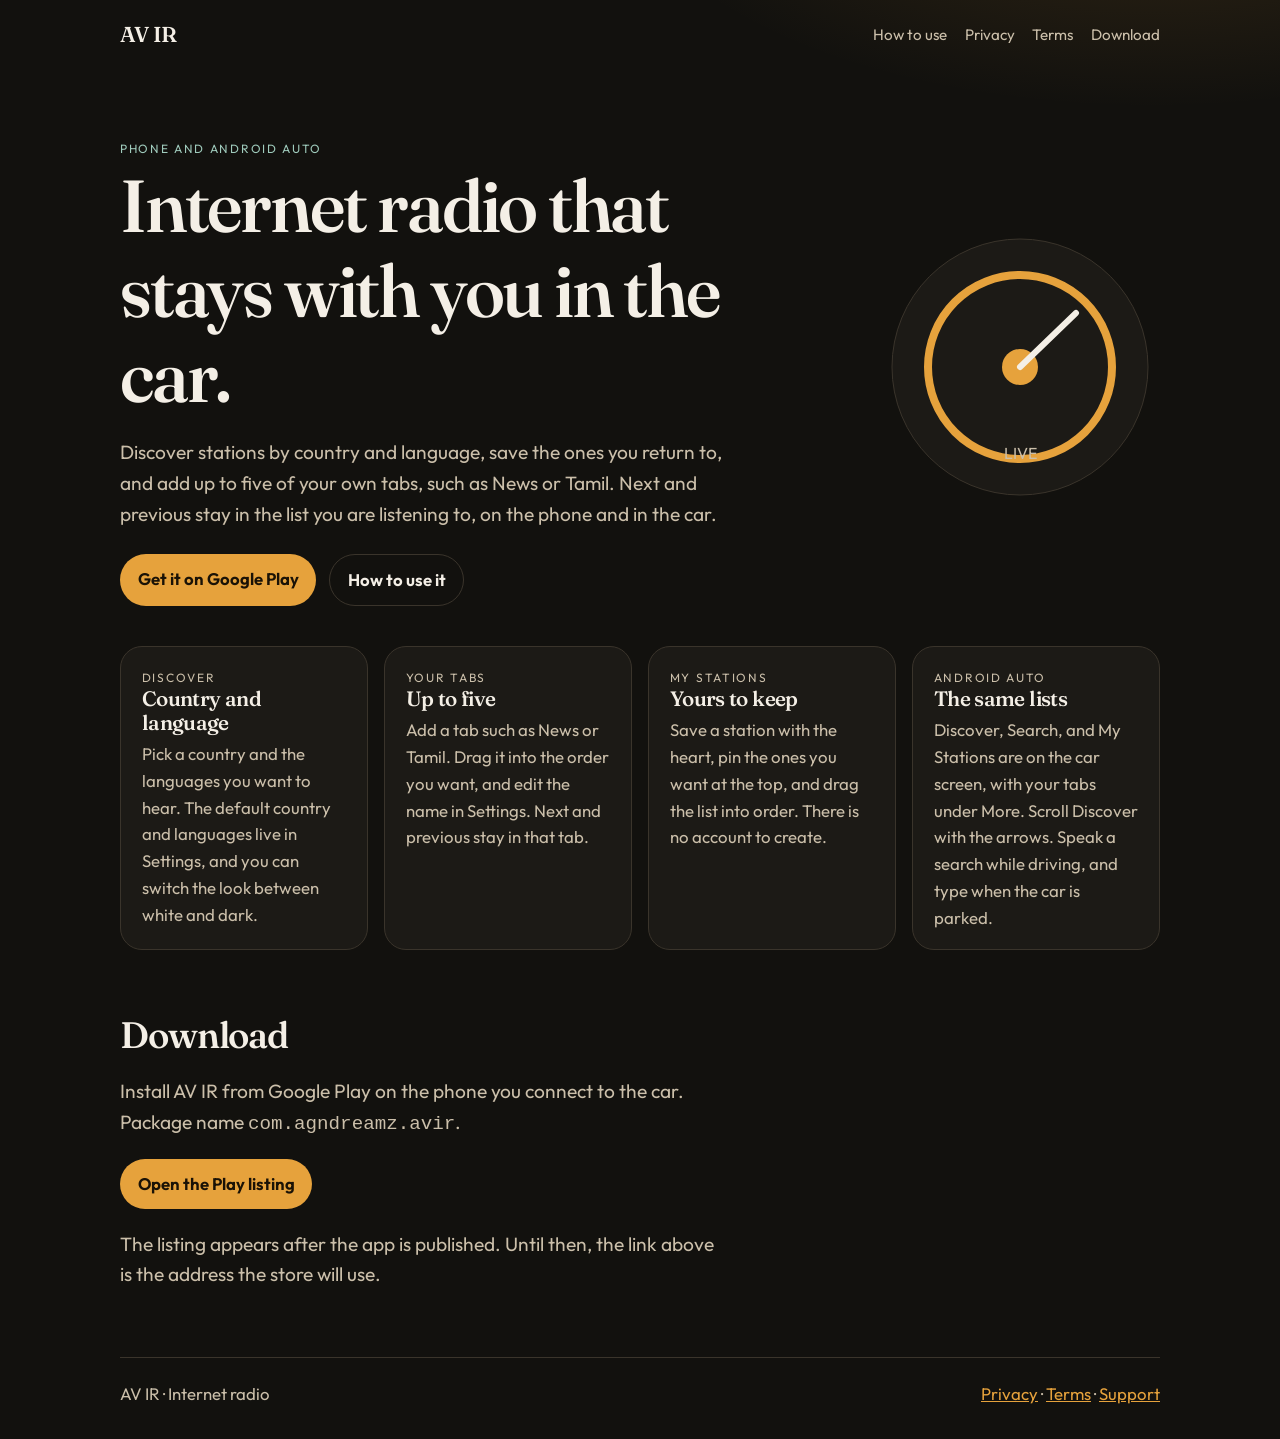
<file: index.html>
<!DOCTYPE html>
<html lang="en">
<head>
  <meta charset="utf-8">
  <meta name="viewport" content="width=device-width, initial-scale=1">
  <title>AV IR — Internet radio for your phone and car</title>
  <meta name="description" content="AV IR plays internet radio on Android and Android Auto. Discover by language, save stations, and keep up to five of your own tabs.">
  <meta name="theme-color" content="#12110e">
  <link rel="icon" href="favicon.svg" type="image/svg+xml">
  <link rel="canonical" href="https://agndreamz.github.io/av-ir-website/">
  <link rel="preconnect" href="https://fonts.googleapis.com">
  <link rel="preconnect" href="https://fonts.gstatic.com" crossorigin>
  <link href="https://fonts.googleapis.com/css2?family=Fraunces:opsz,wght@9..144,560&family=Outfit:wght@400;600&display=swap" rel="stylesheet">
  <link rel="stylesheet" href="styles.css">
</head>
<body>
  <div class="wrap">
    <header class="site">
      <a class="brand" href="index.html">AV IR</a>
      <nav>
        <a href="guide.html">How to use</a>
        <a href="privacy.html">Privacy</a>
        <a href="terms.html">Terms</a>
        <a href="#download">Download</a>
      </nav>
    </header>

    <section class="hero">
      <div>
        <p class="kicker">Phone and Android Auto</p>
        <h1>Internet radio that stays with you in the car.</h1>
        <p class="lede">Discover stations by country and language, save the ones you return to, and add up to five of your own tabs, such as News or Tamil. Next and previous stay in the list you are listening to, on the phone and in the car.</p>
        <div class="actions">
          <a class="button" href="https://play.google.com/store/apps/details?id=com.agndreamz.avir">Get it on Google Play</a>
          <a class="button quiet" href="guide.html">How to use it</a>
        </div>
      </div>
      <svg class="dial" viewBox="0 0 280 280" role="img" aria-label="Radio dial">
        <circle cx="140" cy="140" r="128" fill="#1c1a16" stroke="#3a342b"/>
        <circle cx="140" cy="140" r="92" fill="none" stroke="#e6a23c" stroke-width="8"/>
        <circle cx="140" cy="140" r="18" fill="#e6a23c"/>
        <path d="M140 140 L196 86" stroke="#f4efe6" stroke-width="6" stroke-linecap="round"/>
        <text x="140" y="232" text-anchor="middle" fill="#cbbfaa" font-family="Outfit, sans-serif" font-size="16">LIVE</text>
      </svg>
    </section>

    <section class="grid">
      <article class="panel">
        <p class="kicker">Discover</p>
        <h3>Country and language</h3>
        <p>Pick a country and the languages you want to hear. The default country and languages live in Settings, and you can switch the look between white and dark.</p>
      </article>
      <article class="panel">
        <p class="kicker">Your tabs</p>
        <h3>Up to five</h3>
        <p>Add a tab such as News or Tamil. Drag it into the order you want, and edit the name in Settings. Next and previous stay in that tab.</p>
      </article>
      <article class="panel">
        <p class="kicker">My Stations</p>
        <h3>Yours to keep</h3>
        <p>Save a station with the heart, pin the ones you want at the top, and drag the list into order. There is no account to create.</p>
      </article>
      <article class="panel">
        <p class="kicker">Android Auto</p>
        <h3>The same lists</h3>
        <p>Discover, Search, and My Stations are on the car screen, with your tabs under More. Scroll Discover with the arrows. Speak a search while driving, and type when the car is parked.</p>
      </article>
    </section>

    <section class="block" id="download">
      <h2>Download</h2>
      <p class="lede">Install AV IR from Google Play on the phone you connect to the car. Package name <code>com.agndreamz.avir</code>.</p>
      <p><a class="button" href="https://play.google.com/store/apps/details?id=com.agndreamz.avir">Open the Play listing</a></p>
      <p class="lede">The listing appears after the app is published. Until then, the link above is the address the store will use.</p>
    </section>

    <footer class="site">
      <span>AV IR · Internet radio</span>
      <span><a href="privacy.html">Privacy</a> · <a href="terms.html">Terms</a> · <a href="https://github.com/agndreamz/av-ir-website/issues">Support</a></span>
    </footer>
  </div>
</body>
</html>
</file>
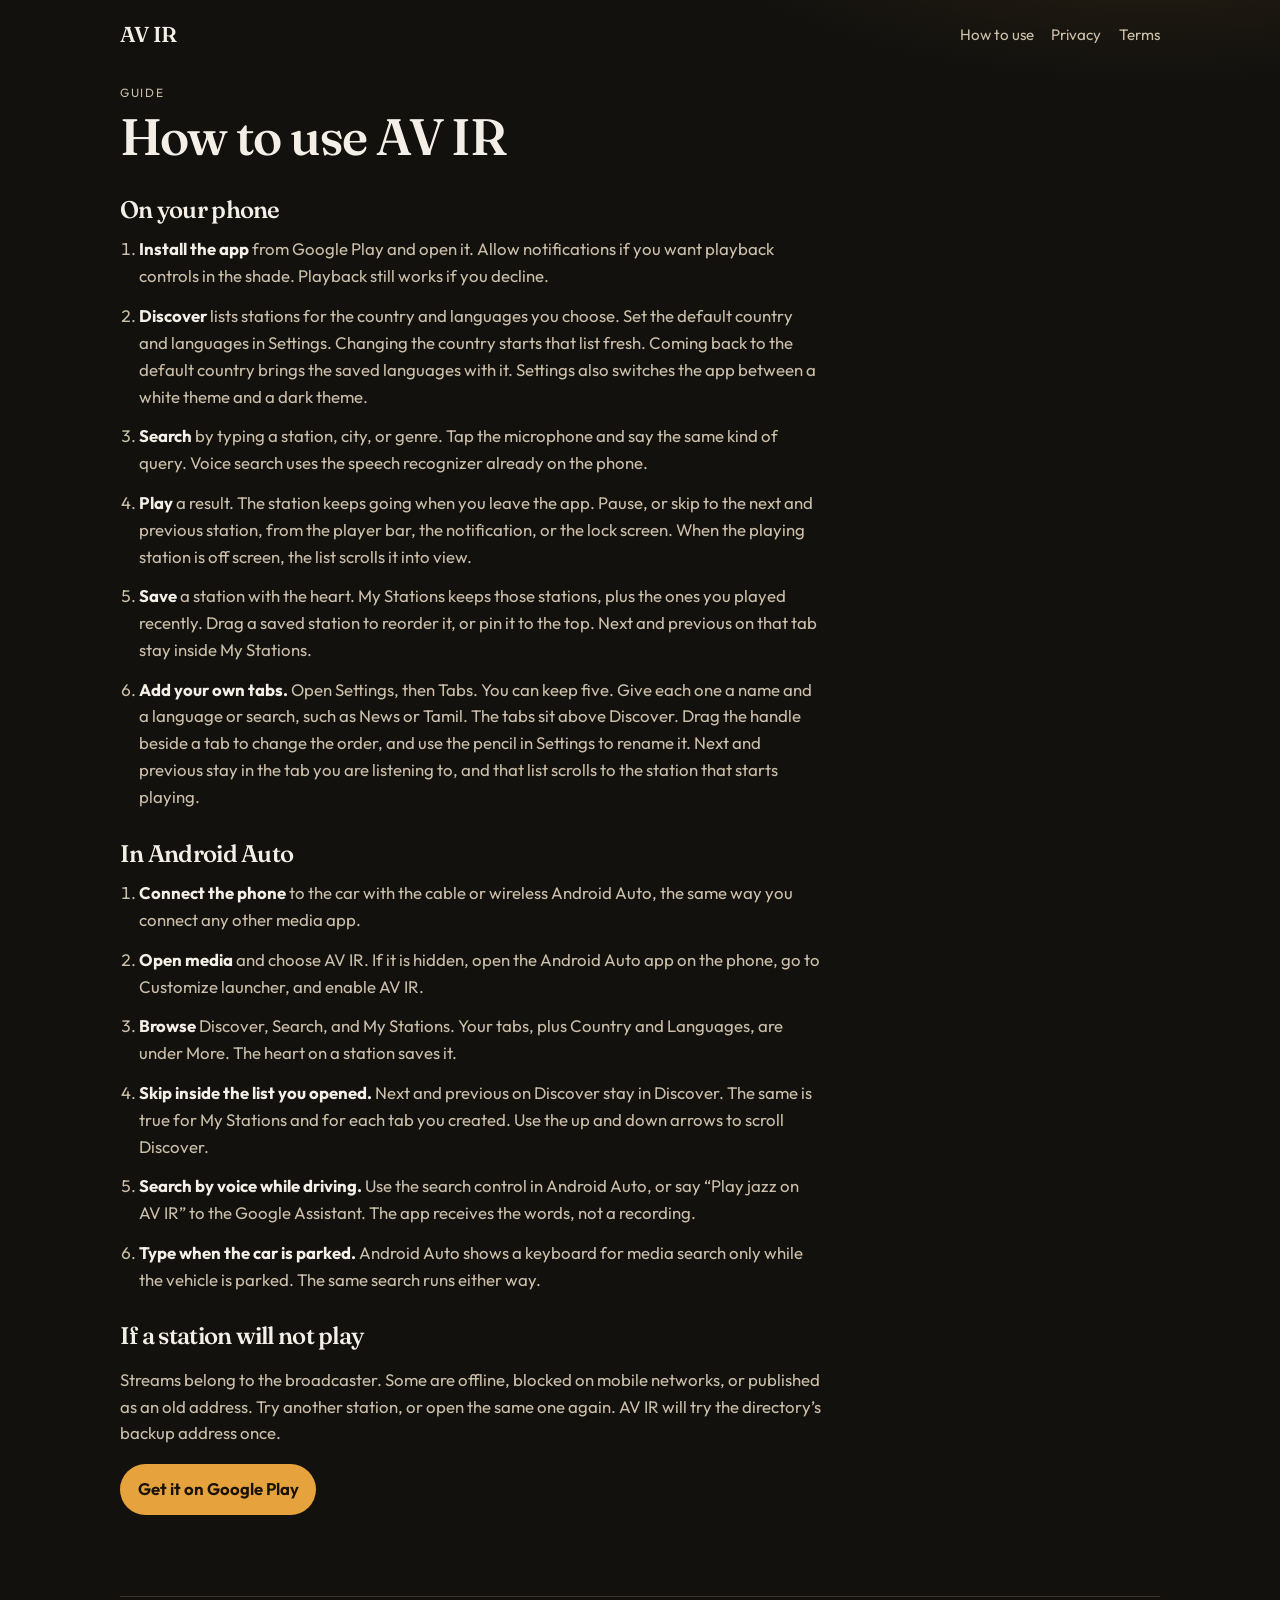
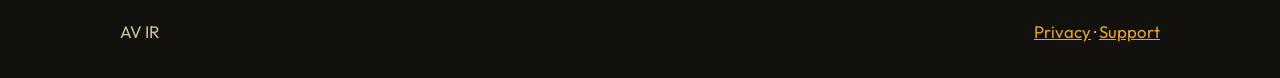
<file: guide.html>
<!DOCTYPE html>
<html lang="en">
<head>
  <meta charset="utf-8">
  <meta name="viewport" content="width=device-width, initial-scale=1">
  <title>How to use AV IR</title>
  <meta name="description" content="Install AV IR, discover stations by language, add your own tabs, and open the same lists in Android Auto.">
  <link rel="icon" href="favicon.svg" type="image/svg+xml">
  <link rel="canonical" href="https://agndreamz.github.io/av-ir-website/guide.html">
  <link rel="preconnect" href="https://fonts.googleapis.com">
  <link rel="preconnect" href="https://fonts.gstatic.com" crossorigin>
  <link href="https://fonts.googleapis.com/css2?family=Fraunces:opsz,wght@9..144,560&family=Outfit:wght@400;600&display=swap" rel="stylesheet">
  <link rel="stylesheet" href="styles.css">
</head>
<body>
  <div class="wrap">
    <header class="site">
      <a class="brand" href="index.html">AV IR</a>
      <nav>
        <a href="guide.html">How to use</a>
        <a href="privacy.html">Privacy</a>
        <a href="terms.html">Terms</a>
      </nav>
    </header>

    <article class="policy">
      <p class="kicker">Guide</p>
      <h1>How to use AV IR</h1>

      <h2>On your phone</h2>
      <ol class="steps">
        <li><strong>Install the app</strong> from Google Play and open it. Allow notifications if you want playback controls in the shade. Playback still works if you decline.</li>
        <li><strong>Discover</strong> lists stations for the country and languages you choose. Set the default country and languages in Settings. Changing the country starts that list fresh. Coming back to the default country brings the saved languages with it. Settings also switches the app between a white theme and a dark theme.</li>
        <li><strong>Search</strong> by typing a station, city, or genre. Tap the microphone and say the same kind of query. Voice search uses the speech recognizer already on the phone.</li>
        <li><strong>Play</strong> a result. The station keeps going when you leave the app. Pause, or skip to the next and previous station, from the player bar, the notification, or the lock screen. When the playing station is off screen, the list scrolls it into view.</li>
        <li><strong>Save</strong> a station with the heart. My Stations keeps those stations, plus the ones you played recently. Drag a saved station to reorder it, or pin it to the top. Next and previous on that tab stay inside My Stations.</li>
        <li><strong>Add your own tabs.</strong> Open Settings, then Tabs. You can keep five. Give each one a name and a language or search, such as News or Tamil. The tabs sit above Discover. Drag the handle beside a tab to change the order, and use the pencil in Settings to rename it. Next and previous stay in the tab you are listening to, and that list scrolls to the station that starts playing.</li>
      </ol>

      <h2>In Android Auto</h2>
      <ol class="steps">
        <li><strong>Connect the phone</strong> to the car with the cable or wireless Android Auto, the same way you connect any other media app.</li>
        <li><strong>Open media</strong> and choose AV IR. If it is hidden, open the Android Auto app on the phone, go to Customize launcher, and enable AV IR.</li>
        <li><strong>Browse</strong> Discover, Search, and My Stations. Your tabs, plus Country and Languages, are under More. The heart on a station saves it.</li>
        <li><strong>Skip inside the list you opened.</strong> Next and previous on Discover stay in Discover. The same is true for My Stations and for each tab you created. Use the up and down arrows to scroll Discover.</li>
        <li><strong>Search by voice while driving.</strong> Use the search control in Android Auto, or say “Play jazz on AV IR” to the Google Assistant. The app receives the words, not a recording.</li>
        <li><strong>Type when the car is parked.</strong> Android Auto shows a keyboard for media search only while the vehicle is parked. The same search runs either way.</li>
      </ol>

      <h2>If a station will not play</h2>
      <p>Streams belong to the broadcaster. Some are offline, blocked on mobile networks, or published as an old address. Try another station, or open the same one again. AV IR will try the directory’s backup address once.</p>

      <p><a class="button" href="https://play.google.com/store/apps/details?id=com.agndreamz.avir">Get it on Google Play</a></p>
    </article>

    <footer class="site">
      <span>AV IR</span>
      <span><a href="privacy.html">Privacy</a> · <a href="https://github.com/agndreamz/av-ir-website/issues">Support</a></span>
    </footer>
  </div>
</body>
</html>
</file>
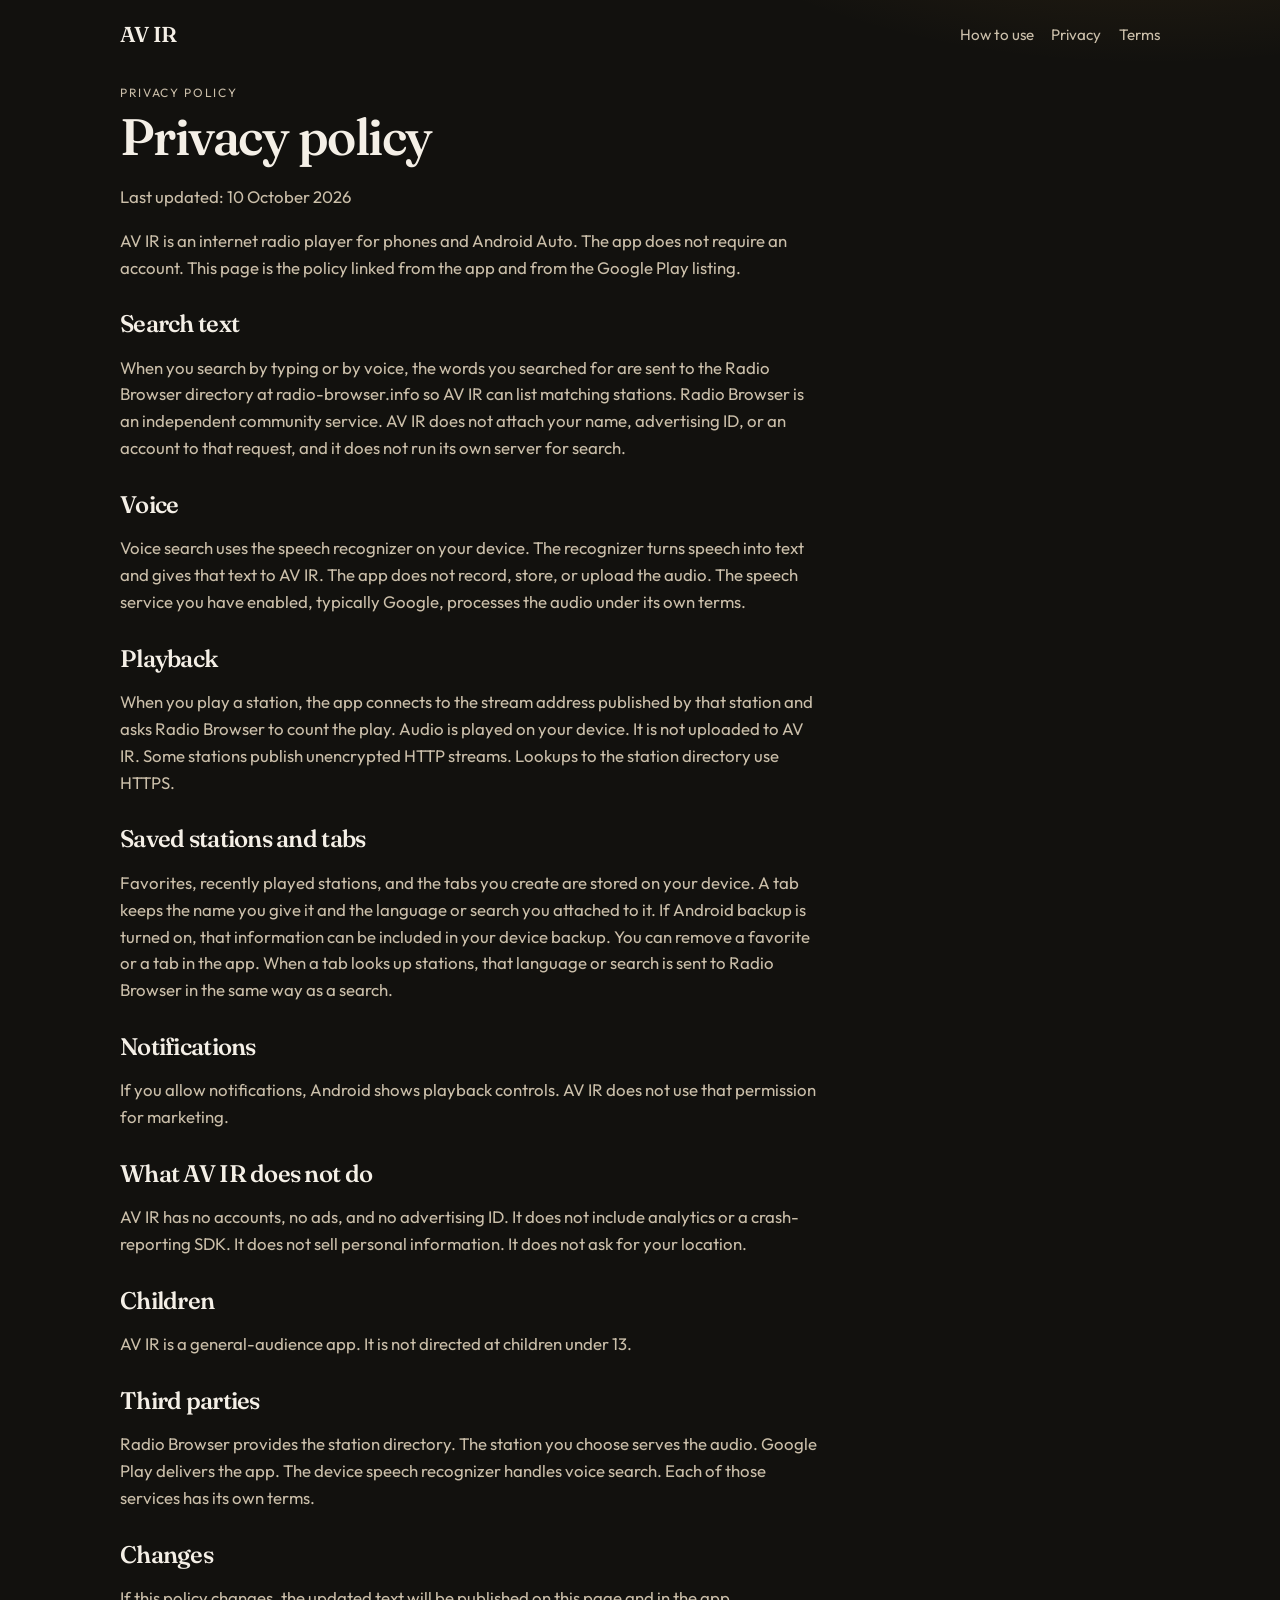
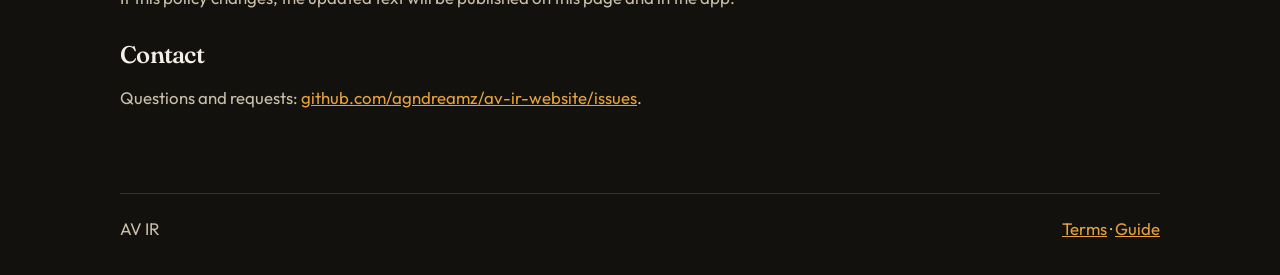
<file: privacy.html>
<!DOCTYPE html>
<html lang="en">
<head>
  <meta charset="utf-8">
  <meta name="viewport" content="width=device-width, initial-scale=1">
  <title>AV IR privacy policy</title>
  <meta name="description" content="What AV IR sends off the device, what stays on the phone, and how to ask a question.">
  <link rel="icon" href="favicon.svg" type="image/svg+xml">
  <link rel="canonical" href="https://agndreamz.github.io/av-ir-website/privacy.html">
  <link rel="preconnect" href="https://fonts.googleapis.com">
  <link rel="preconnect" href="https://fonts.gstatic.com" crossorigin>
  <link href="https://fonts.googleapis.com/css2?family=Fraunces:opsz,wght@9..144,560&family=Outfit:wght@400;600&display=swap" rel="stylesheet">
  <link rel="stylesheet" href="styles.css">
</head>
<body>
  <div class="wrap">
    <header class="site">
      <a class="brand" href="index.html">AV IR</a>
      <nav>
        <a href="guide.html">How to use</a>
        <a href="privacy.html">Privacy</a>
        <a href="terms.html">Terms</a>
      </nav>
    </header>
    <article class="policy">
      <p class="kicker">Privacy policy</p>
      <h1>Privacy policy</h1>
      <p>Last updated: 10 October 2026</p>
      <p>AV IR is an internet radio player for phones and Android Auto. The app does not require an account. This page is the policy linked from the app and from the Google Play listing.</p>

      <h2>Search text</h2>
      <p>When you search by typing or by voice, the words you searched for are sent to the Radio Browser directory at radio-browser.info so AV IR can list matching stations. Radio Browser is an independent community service. AV IR does not attach your name, advertising ID, or an account to that request, and it does not run its own server for search.</p>

      <h2>Voice</h2>
      <p>Voice search uses the speech recognizer on your device. The recognizer turns speech into text and gives that text to AV IR. The app does not record, store, or upload the audio. The speech service you have enabled, typically Google, processes the audio under its own terms.</p>

      <h2>Playback</h2>
      <p>When you play a station, the app connects to the stream address published by that station and asks Radio Browser to count the play. Audio is played on your device. It is not uploaded to AV IR. Some stations publish unencrypted HTTP streams. Lookups to the station directory use HTTPS.</p>

      <h2>Saved stations and tabs</h2>
      <p>Favorites, recently played stations, and the tabs you create are stored on your device. A tab keeps the name you give it and the language or search you attached to it. If Android backup is turned on, that information can be included in your device backup. You can remove a favorite or a tab in the app. When a tab looks up stations, that language or search is sent to Radio Browser in the same way as a search.</p>

      <h2>Notifications</h2>
      <p>If you allow notifications, Android shows playback controls. AV IR does not use that permission for marketing.</p>

      <h2>What AV IR does not do</h2>
      <p>AV IR has no accounts, no ads, and no advertising ID. It does not include analytics or a crash-reporting SDK. It does not sell personal information. It does not ask for your location.</p>

      <h2>Children</h2>
      <p>AV IR is a general-audience app. It is not directed at children under 13.</p>

      <h2>Third parties</h2>
      <p>Radio Browser provides the station directory. The station you choose serves the audio. Google Play delivers the app. The device speech recognizer handles voice search. Each of those services has its own terms.</p>

      <h2>Changes</h2>
      <p>If this policy changes, the updated text will be published on this page and in the app.</p>

      <h2>Contact</h2>
      <p>Questions and requests: <a href="https://github.com/agndreamz/av-ir-website/issues">github.com/agndreamz/av-ir-website/issues</a>.</p>
    </article>
    <footer class="site">
      <span>AV IR</span>
      <span><a href="terms.html">Terms</a> · <a href="guide.html">Guide</a></span>
    </footer>
  </div>
</body>
</html>
</file>
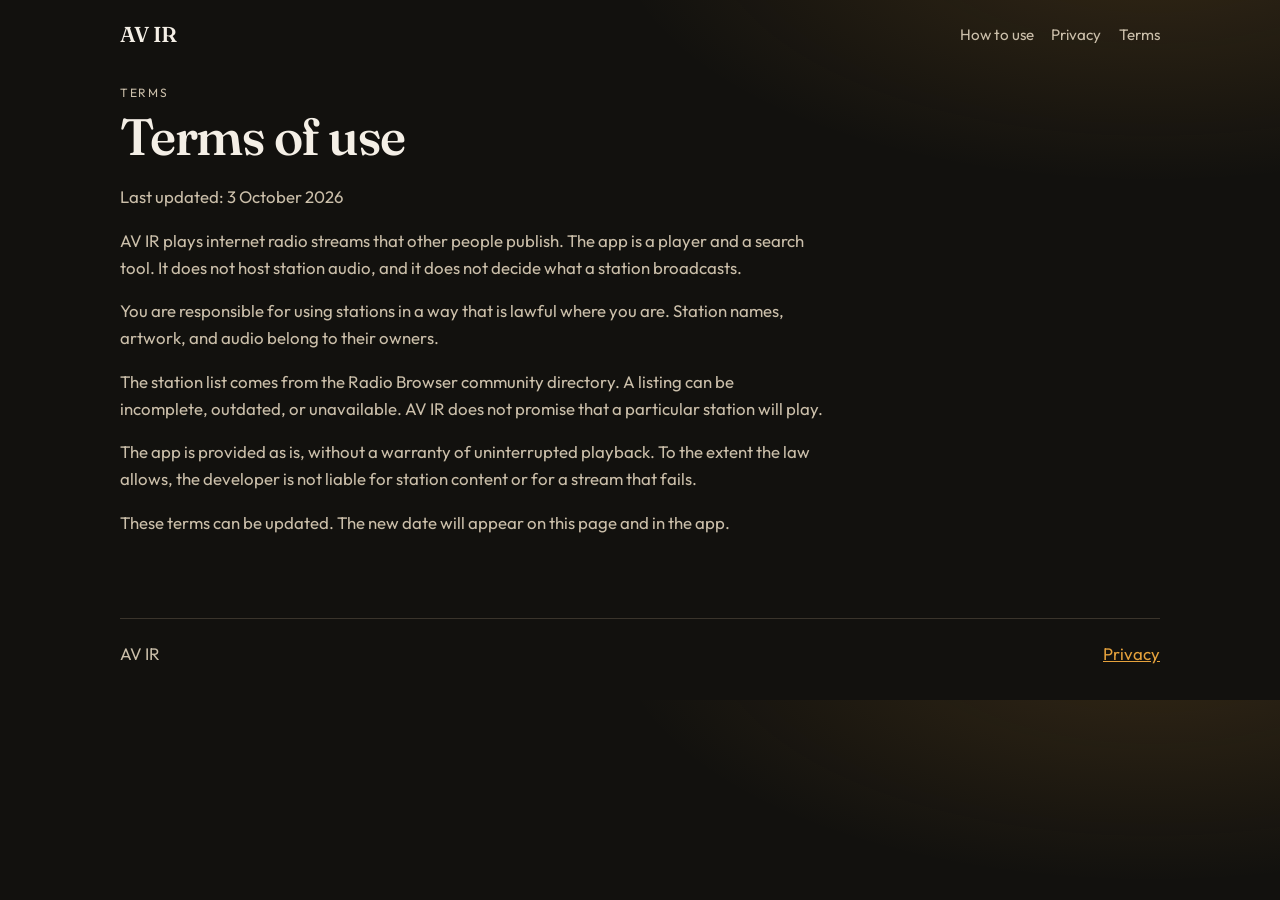
<file: terms.html>
<!DOCTYPE html>
<html lang="en">
<head>
  <meta charset="utf-8">
  <meta name="viewport" content="width=device-width, initial-scale=1">
  <title>AV IR terms of use</title>
  <meta name="description" content="Terms for using the AV IR internet radio app.">
  <link rel="icon" href="favicon.svg" type="image/svg+xml">
  <link rel="canonical" href="https://agndreamz.github.io/av-ir-website/terms.html">
  <link rel="preconnect" href="https://fonts.googleapis.com">
  <link rel="preconnect" href="https://fonts.gstatic.com" crossorigin>
  <link href="https://fonts.googleapis.com/css2?family=Fraunces:opsz,wght@9..144,560&family=Outfit:wght@400;600&display=swap" rel="stylesheet">
  <link rel="stylesheet" href="styles.css">
</head>
<body>
  <div class="wrap">
    <header class="site">
      <a class="brand" href="index.html">AV IR</a>
      <nav>
        <a href="guide.html">How to use</a>
        <a href="privacy.html">Privacy</a>
        <a href="terms.html">Terms</a>
      </nav>
    </header>
    <article class="policy">
      <p class="kicker">Terms</p>
      <h1>Terms of use</h1>
      <p>Last updated: 3 October 2026</p>
      <p>AV IR plays internet radio streams that other people publish. The app is a player and a search tool. It does not host station audio, and it does not decide what a station broadcasts.</p>
      <p>You are responsible for using stations in a way that is lawful where you are. Station names, artwork, and audio belong to their owners.</p>
      <p>The station list comes from the Radio Browser community directory. A listing can be incomplete, outdated, or unavailable. AV IR does not promise that a particular station will play.</p>
      <p>The app is provided as is, without a warranty of uninterrupted playback. To the extent the law allows, the developer is not liable for station content or for a stream that fails.</p>
      <p>These terms can be updated. The new date will appear on this page and in the app.</p>
    </article>
    <footer class="site">
      <span>AV IR</span>
      <span><a href="privacy.html">Privacy</a></span>
    </footer>
  </div>
</body>
</html>
</file>
<file: styles.css>
:root {
  --bg: #12110e;
  --raise: #1c1a16;
  --ink: #f4efe6;
  --muted: #cbbfaa;
  --line: #3a342b;
  --amber: #e6a23c;
  --amber-ink: #1a1206;
  --signal: #9fcbbc;
  --max: 1040px;
  --serif: "Fraunces", "Iowan Old Style", Palatino, Georgia, serif;
  --sans: "Outfit", "Avenir Next", "Segoe UI", sans-serif;
}

* { box-sizing: border-box; }

html { scroll-behavior: smooth; }

body {
  margin: 0;
  background:
    radial-gradient(900px 420px at 90% -10%, rgba(230, 162, 60, 0.16), transparent 60%),
    var(--bg);
  color: var(--ink);
  font-family: var(--sans);
  font-size: 1.05rem;
  line-height: 1.6;
}

a { color: var(--amber); }

img { max-width: 100%; }

.wrap {
  width: min(var(--max), calc(100% - 2rem));
  margin: 0 auto;
}

header.site {
  display: flex;
  align-items: center;
  justify-content: space-between;
  padding: 1.1rem 0;
  border-bottom: 1px solid transparent;
}

.brand {
  display: flex;
  align-items: center;
  gap: 0.7rem;
  color: var(--ink);
  text-decoration: none;
  font-family: var(--serif);
  font-weight: 560;
  letter-spacing: -0.03em;
  font-size: 1.35rem;
}

nav { display: flex; gap: 1.1rem; flex-wrap: wrap; }

nav a {
  color: var(--muted);
  text-decoration: none;
  font-size: 0.95rem;
}

nav a:hover { color: var(--ink); }

.hero {
  display: grid;
  grid-template-columns: 1.3fr 0.7fr;
  gap: 2.5rem;
  align-items: center;
  padding: 3.5rem 0 2.5rem;
}

h1, h2, h3 { font-family: var(--serif); font-weight: 560; letter-spacing: -0.03em; line-height: 1.15; }

h1 { font-size: clamp(2.6rem, 6vw, 4.6rem); margin: 0 0 0.8rem; }

h2 { font-size: clamp(1.7rem, 3vw, 2.3rem); margin: 0 0 0.6rem; }

.lede { font-size: 1.2rem; color: var(--muted); max-width: 38rem; }

.actions { display: flex; gap: 0.8rem; flex-wrap: wrap; margin-top: 1.5rem; }

.button {
  display: inline-block;
  background: var(--amber);
  color: var(--amber-ink);
  text-decoration: none;
  padding: 0.75rem 1.1rem;
  border-radius: 999px;
  font-weight: 650;
}

.button.quiet {
  background: transparent;
  color: var(--ink);
  border: 1px solid var(--line);
}

.dial {
  width: min(280px, 100%);
  margin-left: auto;
  aspect-ratio: 1;
}

.panel {
  background: var(--raise);
  border: 1px solid var(--line);
  border-radius: 22px;
  padding: 1.3rem 1.3rem 1.1rem;
}

.grid {
  display: grid;
  grid-template-columns: repeat(auto-fit, minmax(220px, 1fr));
  gap: 1rem;
  padding-bottom: 3rem;
}

.grid article h3 { margin: 0 0 0.35rem; font-size: 1.3rem; }

.grid p, .steps p { color: var(--muted); margin: 0; }

.kicker {
  color: var(--signal);
  text-transform: uppercase;
  letter-spacing: 0.14em;
  font-size: 0.75rem;
  margin-bottom: 0.4rem;
}

section.block { padding: 1rem 0 3rem; }

ol.steps { margin: 0; padding-left: 1.2rem; }

ol.steps li { margin: 0.8rem 0; }

ol.steps strong { color: var(--ink); }

.policy { max-width: 44rem; padding-bottom: 4rem; }

.policy h1 { font-size: clamp(2.2rem, 4vw, 3.2rem); }

.policy h2 { margin-top: 1.8rem; font-size: 1.5rem; }

.policy p, .policy li { color: var(--muted); }

footer.site {
  border-top: 1px solid var(--line);
  padding: 1.4rem 0 2rem;
  color: var(--muted);
  display: flex;
  justify-content: space-between;
  gap: 1rem;
  flex-wrap: wrap;
}

@media (max-width: 800px) {
  .hero, .grid { grid-template-columns: 1fr; }
  .dial { margin: 0; }
}
</file>
